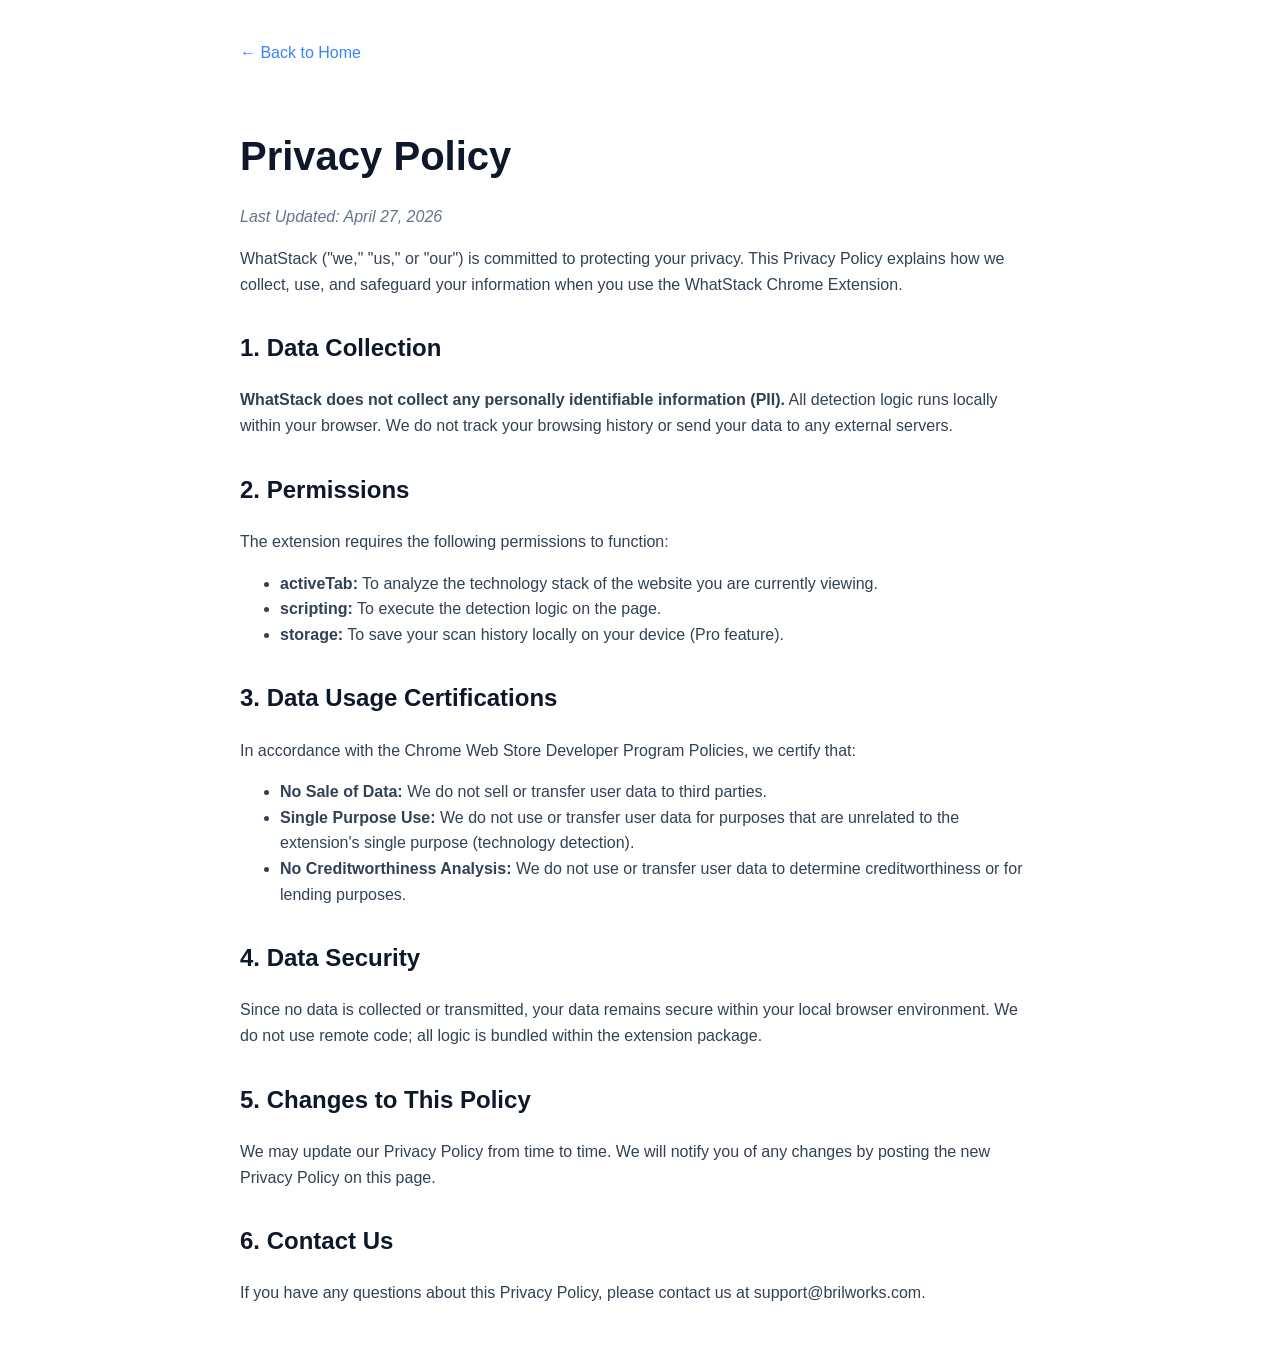
<file: privacy.html>
<!DOCTYPE html>
<html lang="en">
<head>
    <meta charset="UTF-8">
    <meta name="viewport" content="width=device-width, initial-scale=1.0">
    <title>Privacy Policy | WhatStack</title>
    <meta name="description" content="Privacy Policy for WhatStack Chrome Extension. Learn how we handle your data.">
    <style>
        :root {
            --primary: #0f172a;
            --text: #334155;
            --bg: #ffffff;
            --accent: #3b82f6;
        }
        body {
            font-family: 'Inter', -apple-system, sans-serif;
            line-height: 1.6;
            color: var(--text);
            max-width: 800px;
            margin: 0 auto;
            padding: 40px 20px;
            background: var(--bg);
        }
        h1 { color: var(--primary); font-size: 2.5rem; margin-bottom: 1rem; }
        h2 { color: var(--primary); font-size: 1.5rem; margin-top: 2rem; }
        p { margin-bottom: 1rem; }
        .back-link {
            display: inline-block;
            margin-bottom: 2rem;
            color: var(--accent);
            text-decoration: none;
            font-weight: 500;
        }
        .date { font-style: italic; color: #64748b; }
    </style>
</head>
<body>
    <a href="/" class="back-link">← Back to Home</a>
    <h1>Privacy Policy</h1>
    <p class="date">Last Updated: April 27, 2026</p>

    <p>WhatStack ("we," "us," or "our") is committed to protecting your privacy. This Privacy Policy explains how we collect, use, and safeguard your information when you use the WhatStack Chrome Extension.</p>

    <h2>1. Data Collection</h2>
    <p><strong>WhatStack does not collect any personally identifiable information (PII).</strong> All detection logic runs locally within your browser. We do not track your browsing history or send your data to any external servers.</p>

    <h2>2. Permissions</h2>
    <p>The extension requires the following permissions to function:</p>
    <ul>
        <li><strong>activeTab:</strong> To analyze the technology stack of the website you are currently viewing.</li>
        <li><strong>scripting:</strong> To execute the detection logic on the page.</li>
        <li><strong>storage:</strong> To save your scan history locally on your device (Pro feature).</li>
    </ul>

    <h2>3. Data Usage Certifications</h2>
    <p>In accordance with the Chrome Web Store Developer Program Policies, we certify that:</p>
    <ul>
        <li><strong>No Sale of Data:</strong> We do not sell or transfer user data to third parties.</li>
        <li><strong>Single Purpose Use:</strong> We do not use or transfer user data for purposes that are unrelated to the extension's single purpose (technology detection).</li>
        <li><strong>No Creditworthiness Analysis:</strong> We do not use or transfer user data to determine creditworthiness or for lending purposes.</li>
    </ul>

    <h2>4. Data Security</h2>
    <p>Since no data is collected or transmitted, your data remains secure within your local browser environment. We do not use remote code; all logic is bundled within the extension package.</p>

    <h2>5. Changes to This Policy</h2>
    <p>We may update our Privacy Policy from time to time. We will notify you of any changes by posting the new Privacy Policy on this page.</p>

    <h2>6. Contact Us</h2>
    <p>If you have any questions about this Privacy Policy, please contact us at support@brilworks.com.</p>
</body>
</html>
</file>
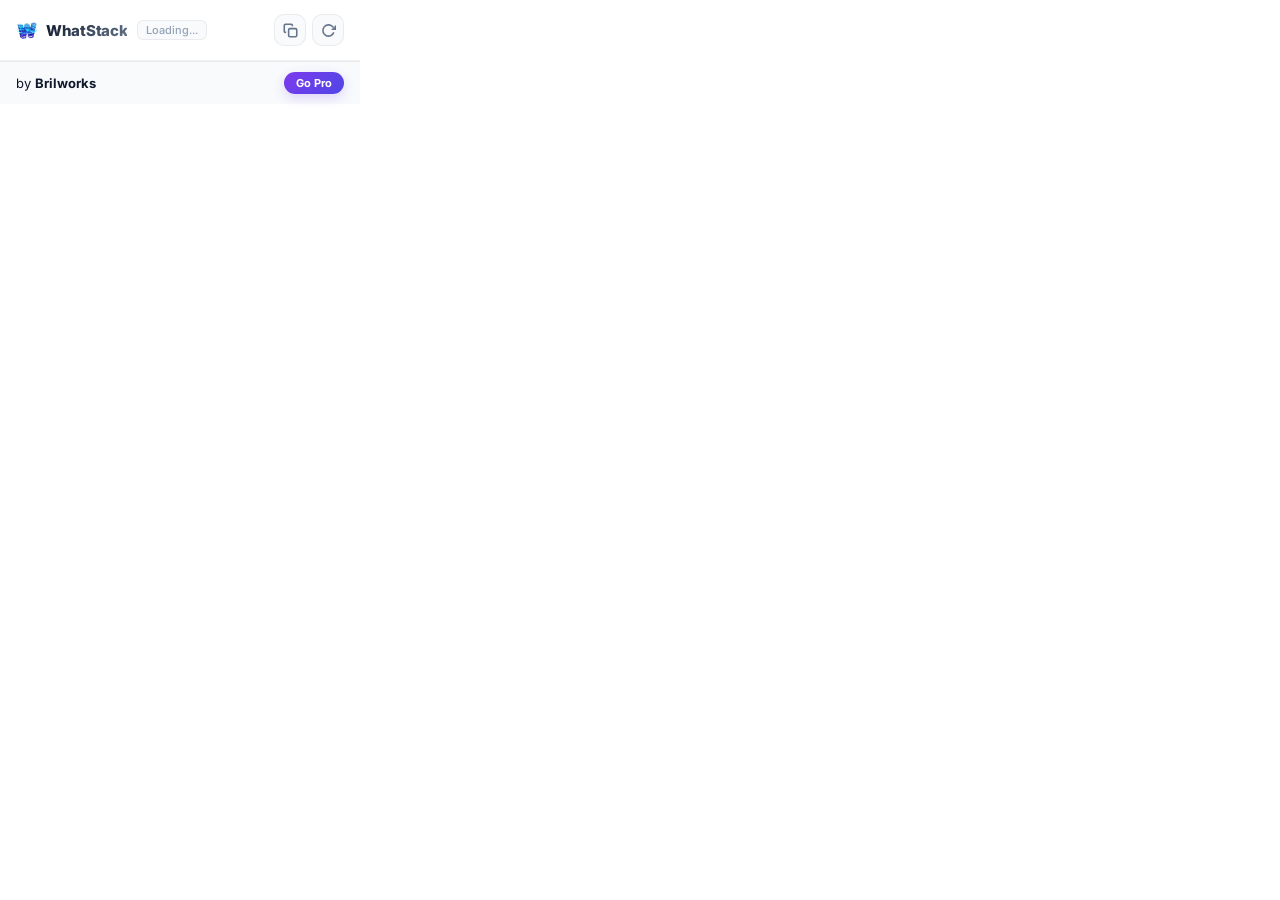
<file: popup/popup.html>
<!DOCTYPE html>
<html lang="en">
<head>
  <meta charset="UTF-8">
  <meta name="viewport" content="width=device-width, initial-scale=1.0">
  <title>WhatStack</title>
  <link rel="stylesheet" href="popup.css">
  <link rel="preconnect" href="https://fonts.googleapis.com">
  <link rel="preconnect" href="https://fonts.gstatic.com" crossorigin>
  <link href="https://fonts.googleapis.com/css2?family=Inter:wght@400;500;600;700;800&display=swap" rel="stylesheet">
</head>
<body>
  <div class="app">
    <!-- Header -->
    <header class="header">
      <div class="header-left">
        <div class="logo">
          <img src="../icons/icon32.png" alt="WhatStack" width="22" height="22" style="border-radius: 6px;">
          <span class="logo-text">WhatStack</span>
        </div>
        <span class="site-url" id="siteUrl">Loading...</span>
      </div>
      <div class="header-actions">
        <button class="btn-icon" id="copyBtn" title="Copy as Markdown">
          <svg width="15" height="15" viewBox="0 0 24 24" fill="none" stroke="currentColor" stroke-width="2.5"><rect x="9" y="9" width="13" height="13" rx="2"/><path d="M5 15H4a2 2 0 0 1-2-2V4a2 2 0 0 1 2-2h9a2 2 0 0 1 2 2v1"/></svg>
        </button>
        <button class="btn-icon" id="refreshBtn" title="Re-scan page">
          <svg width="15" height="15" viewBox="0 0 24 24" fill="none" stroke="currentColor" stroke-width="2.5"><polyline points="23 4 23 10 17 10"/><path d="M20.49 15a9 9 0 1 1-2.12-9.36L23 10"/></svg>
        </button>
      </div>
    </header>

    <!-- State: Scanning -->
    <div class="state" id="stateScanning" style="display:none">
      <div class="spinner"></div>
      <p class="state-title">Analyzing Stack</p>
      <p class="state-sub">Fingerprinting technologies...</p>
    </div>

    <!-- State: Results -->
    <div id="stateResults" style="display:none">
      <div class="controls-container">
        <div class="search-wrap">
          <svg class="search-icon" width="14" height="14" viewBox="0 0 24 24" fill="none" stroke="currentColor" stroke-width="3"><circle cx="11" cy="11" r="8"/><line x1="21" y1="21" x2="16.65" y2="16.65"/></svg>
          <input type="text" id="searchInput" class="search-input" placeholder="Search technologies..." autocomplete="off">
        </div>
        <div class="filter-tabs" id="filterTabs"></div>
      </div>
      <div class="results-list" id="resultsList"></div>
    </div>

    <!-- State: Empty -->
    <div class="state" id="stateEmpty" style="display:none">
      <svg width="42" height="42" viewBox="0 0 24 24" fill="none" stroke="currentColor" stroke-width="1.5" stroke-linecap="round" stroke-linejoin="round" style="margin-bottom: 12px; color: var(--text3); opacity: 0.7;"><circle cx="11" cy="11" r="8"></circle><line x1="21" y1="21" x2="16.65" y2="16.65"></line><line x1="8" y1="11" x2="14" y2="11"></line></svg>
      <p class="state-title">No technologies found</p>
      <p class="state-sub">Try refreshing the page or checking another site.</p>
    </div>

    <!-- State: Error -->
    <div class="state" id="stateError" style="display:none">
      <svg width="42" height="42" viewBox="0 0 24 24" fill="none" stroke="currentColor" stroke-width="1.5" stroke-linecap="round" stroke-linejoin="round" style="margin-bottom: 12px; color: #ef4444;"><circle cx="12" cy="12" r="10"></circle><line x1="12" y1="8" x2="12" y2="12"></line><line x1="12" y1="16" x2="12.01" y2="16"></line></svg>
      <p class="state-title">Scan restricted</p>
      <p class="state-sub">Extension cannot scan browser system pages.</p>
    </div>

    <!-- Footer -->
    <footer class="footer">
      <span>by <strong>Brilworks</strong></span>
      <a href="https://whatstack.brilworks.com#pricing" target="_blank" id="proLink" class="pro-badge">Go Pro</a>
    </footer>
  </div>

  <script src="../data/signatures.js"></script>
  <script src="popup.js"></script>
</body>
</html>
</file>
<file: popup/popup.css>
/* popup.css - Enhanced Premium Design */
*, *::before, *::after { box-sizing: border-box; margin: 0; padding: 0; }

:root {
  --bg: #ffffff;
  --bg2: #f8fafc;
  --bg3: #f1f5f9;
  --border: rgba(0,0,0,0.06);
  --text: #0f172a;
  --text2: #64748b;
  --text3: #94a3b8;
  --accent: #2563eb;
  --accent-glow: rgba(37, 99, 235, 0.1);
  --radius: 12px;
  --font: 'Inter', -apple-system, system-ui, sans-serif;
}

@media (prefers-color-scheme: dark) {
  :root {
    --bg: #020617;
    --bg2: #0f172a;
    --bg3: #1e293b;
    --border: rgba(255,255,255,0.06);
    --text: #f8fafc;
    --text2: #94a3b8;
    --text3: #64748b;
    --accent: #38bdf8;
    --accent-glow: rgba(56, 189, 248, 0.15);
  }
}

body {
  font-family: var(--font);
  background: var(--bg);
  color: var(--text);
  width: 360px;
  min-height: 200px;
  max-height: 580px;
  overflow: hidden;
  font-size: 13px;
  -webkit-font-smoothing: antialiased;
}

.app { display: flex; flex-direction: column; height: 100%; }

/* Header */
.header {
  display: flex;
  align-items: center;
  justify-content: space-between;
  padding: 14px 16px;
  background: var(--bg);
  backdrop-filter: blur(12px);
  position: sticky;
  top: 0;
  z-index: 100;
  border-bottom: 1px solid var(--border);
}

.header-left { display: flex; align-items: center; gap: 10px; min-width: 0; }
.header-actions { display: flex; gap: 6px; }

.logo { display: flex; align-items: center; gap: 8px; }
.logo-text { 
  font-weight: 800; 
  font-size: 15px; 
  letter-spacing: -0.02em;
  background: linear-gradient(135deg, var(--text), var(--text2));
  -webkit-background-clip: text;
  -webkit-text-fill-color: transparent;
}

.site-url {
  font-size: 11px;
  color: var(--text3);
  font-weight: 500;
  background: var(--bg2);
  padding: 2px 8px;
  border-radius: 6px;
  border: 1px solid var(--border);
}

.btn-icon {
  width: 32px;
  height: 32px;
  border: 1px solid var(--border);
  border-radius: 10px;
  background: var(--bg2);
  color: var(--text2);
  cursor: pointer;
  display: flex;
  align-items: center;
  justify-content: center;
  transition: all 0.2s cubic-bezier(0.4, 0, 0.2, 1);
}
.btn-icon:hover { 
  background: var(--bg3); 
  color: var(--accent);
  border-color: var(--accent);
  transform: translateY(-1px);
}
.btn-icon:active { transform: scale(0.92); }

/* Search & Filters */
.controls-container {
    background: var(--bg);
    border-bottom: 1px solid var(--border);
}

.search-wrap {
  display: flex;
  align-items: center;
  gap: 8px;
  padding: 10px 16px 4px;
}
.search-icon { color: var(--text3); opacity: 0.7; }
.search-input {
  flex: 1;
  border: none;
  background: transparent;
  font-size: 13px;
  color: var(--text);
  outline: none;
  font-family: var(--font);
  font-weight: 500;
}

.filter-tabs {
  display: flex;
  gap: 4px;
  padding: 10px 16px;
  overflow-x: auto;
  scrollbar-width: none;
}
.filter-tabs::-webkit-scrollbar { display: none; }
.filter-tab {
  padding: 5px 12px;
  border-radius: 99px;
  font-size: 11px;
  font-weight: 600;
  cursor: pointer;
  border: 1px solid var(--border);
  color: var(--text2);
  white-space: nowrap;
  background: var(--bg2);
  transition: all 0.2s;
}
.filter-tab:hover { border-color: var(--text3); color: var(--text); }
.filter-tab.active {
  background: var(--accent);
  color: #fff;
  border-color: var(--accent);
  box-shadow: 0 4px 12px var(--accent-glow);
}

/* Results list */
.results-list {
  overflow-y: auto;
  flex: 1;
  padding: 8px 0;
  animation: listFadeIn 0.4s ease;
}

@keyframes listFadeIn {
  from { opacity: 0; transform: translateY(10px); }
  to { opacity: 1; transform: translateY(0); }
}

.category-header {
  font-size: 10px;
  font-weight: 800;
  text-transform: uppercase;
  letter-spacing: 0.1em;
  color: var(--text3);
  padding: 16px 16px 8px;
}

.result-item {
  display: flex;
  align-items: center;
  gap: 12px;
  padding: 10px 16px;
  margin: 0 8px;
  border-radius: 12px;
  transition: all 0.2s;
  cursor: default;
}
.result-item:hover { 
  background: var(--bg2);
  transform: translateX(4px);
}

.result-icon {
  width: 36px;
  height: 36px;
  border-radius: 10px;
  display: flex;
  align-items: center;
  justify-content: center;
  font-size: 18px;
  flex-shrink: 0;
  box-shadow: 0 2px 8px rgba(0,0,0,0.05);
}

.result-main {
  flex: 1;
  min-width: 0;
  display: flex;
  flex-direction: column;
}

.result-row {
  display: flex;
  align-items: center;
  gap: 8px;
  margin-bottom: 2px;
}

.result-name {
  font-size: 13px;
  font-weight: 700;
  color: var(--text);
  white-space: nowrap;
  overflow: hidden;
  text-overflow: ellipsis;
}

.version-tag {
  font-size: 10px;
  font-weight: 600;
  background: var(--bg3);
  color: var(--text2);
  padding: 2px 6px;
  border-radius: 6px;
}

.result-category {
  font-size: 11px;
  font-weight: 500;
  color: var(--text3);
}

.result-meta {
  display: flex;
  align-items: center;
  gap: 8px;
}

.confidence-dot {
  width: 8px;
  height: 8px;
  border-radius: 50%;
  box-shadow: 0 0 0 2px var(--bg);
}
.confidence-dot.confirmed { background: #10b981; box-shadow: 0 0 8px rgba(16, 185, 129, 0.4); }
.confidence-dot.likely    { background: #f59e0b; }
.confidence-dot.possible  { background: var(--text3); }

.result-link {
  width: 24px;
  height: 24px;
  display: flex;
  align-items: center;
  justify-content: center;
  color: var(--text3);
  opacity: 0;
  transition: all 0.2s;
  border-radius: 6px;
}
.result-item:hover .result-link { opacity: 1; }
.result-link:hover { background: var(--bg3); color: var(--accent); }

/* States */
.state {
  display: flex;
  flex-direction: column;
  align-items: center;
  justify-content: center;
  padding: 40px 32px;
  text-align: center;
  gap: 12px;
  flex: 1;
}

.spinner {
  width: 32px;
  height: 32px;
  border: 3px solid var(--bg3);
  border-top-color: var(--accent);
  border-radius: 50%;
  animation: spin 0.8s cubic-bezier(0.4, 0, 0.2, 1) infinite;
}

/* Footer */
.footer {
  display: flex;
  align-items: center;
  justify-content: space-between;
  padding: 10px 16px;
  background: var(--bg2);
  border-top: 1px solid var(--border);
}

.pro-badge {
  font-size: 11px;
  font-weight: 700;
  color: #fff;
  background: linear-gradient(135deg, #7c3aed, #4f46e5);
  padding: 4px 12px;
  border-radius: 99px;
  text-decoration: none;
  box-shadow: 0 4px 12px rgba(124, 58, 237, 0.2);
  transition: transform 0.2s;
}
.pro-badge:hover { transform: scale(1.05); }

/* Toast */
.toast {
  position: fixed;
  bottom: 24px;
  left: 50%;
  transform: translateX(-50%) translateY(20px);
  background: #0f172a;
  color: #fff;
  font-size: 12px;
  font-weight: 600;
  padding: 10px 20px;
  border-radius: 99px;
  opacity: 0;
  transition: all 0.3s cubic-bezier(0.175, 0.885, 0.32, 1.275);
  z-index: 1000;
  box-shadow: 0 10px 25px rgba(0,0,0,0.3);
}
.toast.show { opacity: 1; transform: translateX(-50%) translateY(0); }
</file>
